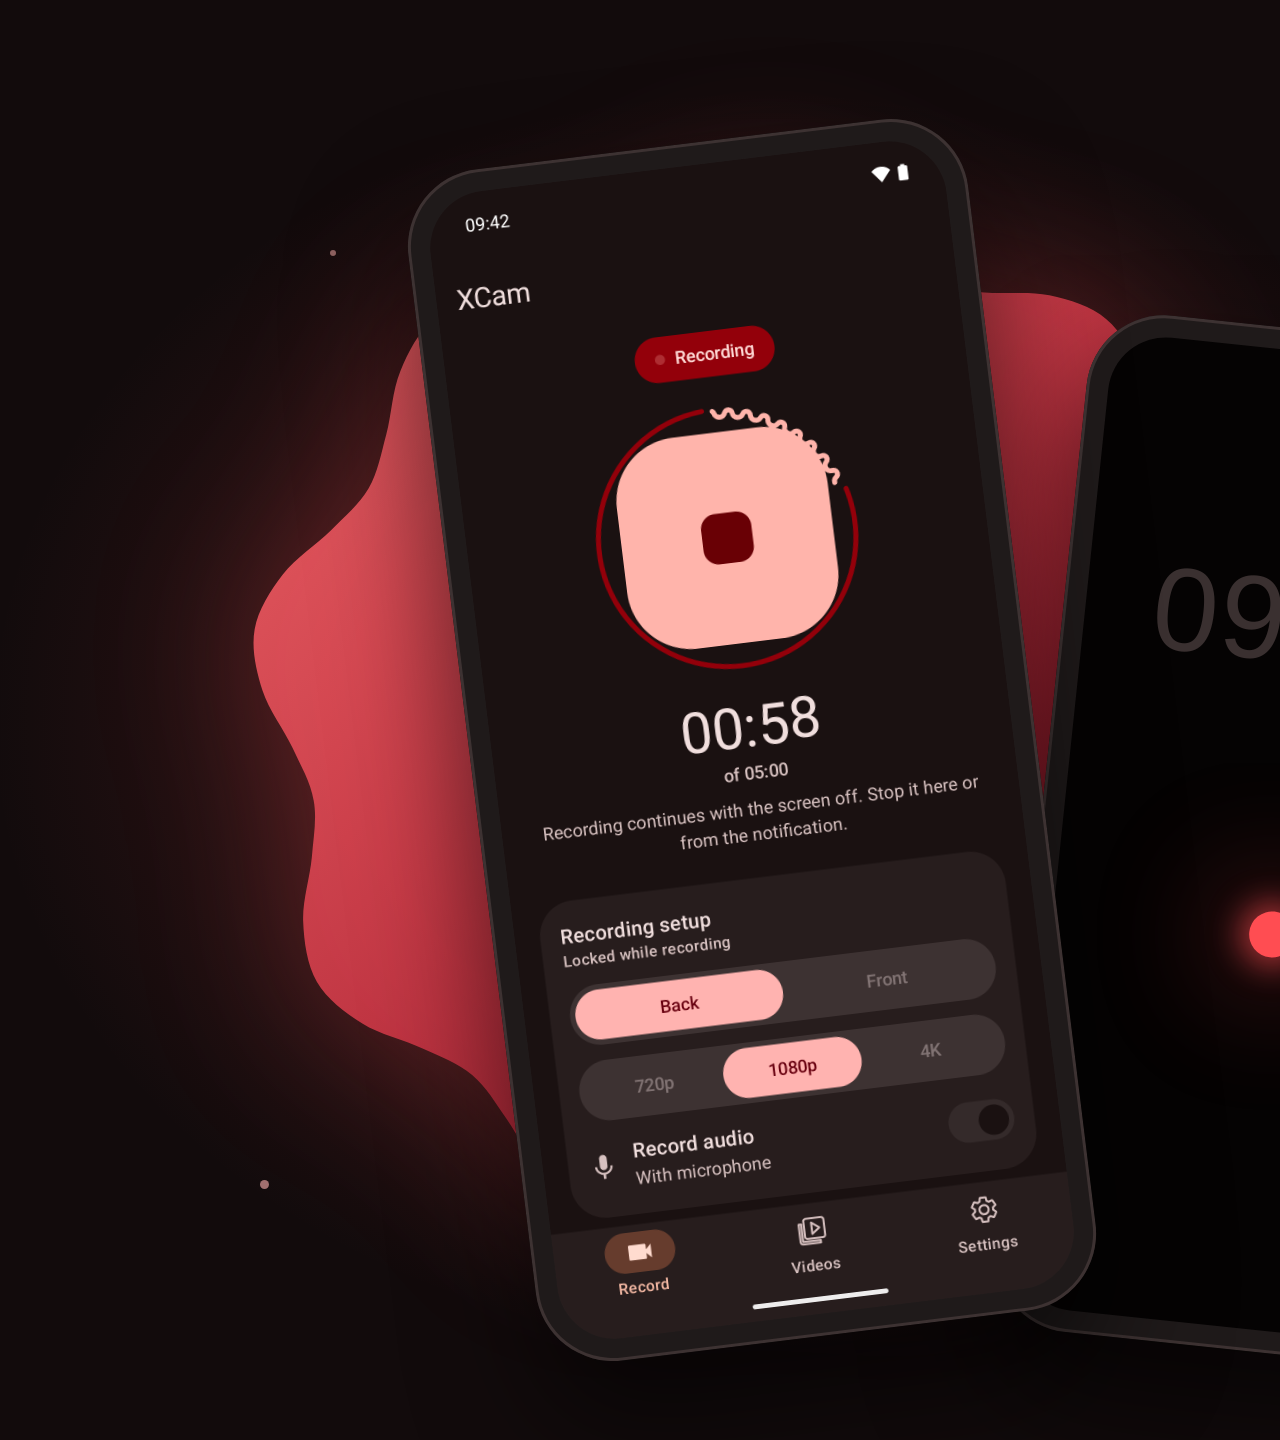
<file: website/art/hero.html>
<!doctype html><html><head><meta charset="utf-8"><style>
html,body{margin:0;width:2912px;height:1440px;overflow:hidden;background:#120b0c}
.stage{position:relative;width:2912px;height:1440px;
 background:radial-gradient(1100px 900px at 760px 720px,rgba(229,72,77,.38),rgba(229,72,77,.10) 45%,transparent 70%),
 radial-gradient(1600px 1200px at 2400px 200px,rgba(120,40,40,.18),transparent 70%),#120b0c}
svg.cookie{position:absolute;left:170px;top:120px;width:1200px;height:1200px;filter:drop-shadow(0 0 80px rgba(229,72,77,.35))}
.phone{position:absolute;border-radius:78px;background:#1f1a1a;padding:22px;box-shadow:0 60px 120px rgba(0,0,0,.6),0 0 0 3px #3d3232 inset}
.phone img,.screen{display:block;border-radius:58px}
.p1{left:470px;top:140px;transform:rotate(-7deg)}
.p1 img{width:520px;height:1156px}
.p2{left:1040px;top:330px;transform:rotate(6deg)}
.screen{width:440px;height:978px;background:#050303;position:relative}
.clock{position:absolute;top:210px;width:100%;text-align:center;color:#3a3030;font:300 118px/1 Roboto,Helvetica,Arial,sans-serif;letter-spacing:2px}
.rec{position:absolute;left:50%;top:560px;width:46px;height:46px;margin-left:-23px;border-radius:50%;background:#ff4d52;
 box-shadow:0 0 30px 10px rgba(255,77,82,.55),0 0 120px 40px rgba(229,72,77,.25)}
.spark{position:absolute;border-radius:50%;background:#ffb3b0}
</style></head><body><div class="stage">
<svg class="cookie" viewBox="18 18 72 72"><defs><linearGradient id="r" x1="0" y1="0" x2="1" y2="1">
<stop offset="0" stop-color="#ff6b6f"/><stop offset="1" stop-color="#93001a"/></linearGradient></defs>
<path d="M54.00,22.60C55.18,22.60 56.44,23.13 57.54,23.71C58.64,24.29 59.62,25.38 60.62,26.07C61.61,26.77 62.46,27.50 63.51,27.88C64.55,28.26 65.67,28.25 66.88,28.35C68.09,28.46 69.54,28.25 70.76,28.52C71.98,28.78 73.28,29.19 74.18,29.95C75.09,30.70 75.71,31.92 76.18,33.07C76.66,34.22 76.71,35.69 77.02,36.86C77.34,38.03 77.52,39.14 78.08,40.10C78.63,41.06 79.50,41.77 80.35,42.63C81.21,43.49 82.46,44.27 83.22,45.25C83.98,46.24 84.72,47.39 84.92,48.55C85.13,49.71 84.83,51.04 84.45,52.23C84.07,53.41 83.16,54.57 82.65,55.67C82.14,56.77 81.57,57.73 81.38,58.83C81.18,59.92 81.39,61.02 81.49,62.23C81.60,63.44 82.06,64.84 82.01,66.08C81.96,67.33 81.78,68.68 81.19,69.70C80.60,70.72 79.52,71.55 78.46,72.21C77.41,72.88 75.97,73.18 74.88,73.70C73.78,74.21 72.72,74.58 71.87,75.30C71.02,76.01 70.47,76.99 69.77,77.98C69.07,78.97 68.53,80.33 67.69,81.26C66.85,82.18 65.85,83.10 64.74,83.51C63.63,83.91 62.27,83.84 61.03,83.68C59.80,83.51 58.50,82.82 57.33,82.51C56.16,82.19 55.11,81.80 54.00,81.80C52.89,81.80 51.84,82.19 50.67,82.51C49.50,82.82 48.20,83.51 46.97,83.68C45.73,83.84 44.37,83.91 43.26,83.51C42.15,83.10 41.15,82.18 40.31,81.26C39.47,80.33 38.93,78.97 38.23,77.98C37.53,76.99 36.98,76.01 36.13,75.30C35.28,74.58 34.22,74.21 33.12,73.70C32.03,73.18 30.59,72.88 29.54,72.21C28.48,71.55 27.40,70.72 26.81,69.70C26.22,68.68 26.04,67.33 25.99,66.08C25.94,64.84 26.40,63.44 26.51,62.23C26.61,61.02 26.82,59.92 26.62,58.83C26.43,57.73 25.86,56.77 25.35,55.67C24.84,54.57 23.93,53.41 23.55,52.23C23.17,51.04 22.87,49.71 23.08,48.55C23.28,47.39 24.02,46.24 24.78,45.25C25.54,44.27 26.79,43.49 27.65,42.63C28.50,41.77 29.37,41.06 29.92,40.10C30.48,39.14 30.66,38.03 30.98,36.86C31.29,35.69 31.34,34.22 31.82,33.07C32.29,31.92 32.91,30.70 33.82,29.95C34.72,29.19 36.02,28.78 37.24,28.52C38.46,28.25 39.91,28.46 41.12,28.35C42.33,28.25 43.45,28.26 44.49,27.88C45.54,27.50 46.39,26.77 47.38,26.07C48.38,25.38 49.36,24.29 50.46,23.71C51.56,23.13 52.82,22.60 54.00,22.60Z" fill="url(#r)" opacity=".92"/></svg>
<div class="phone p2"><div class="screen"><div class="clock">09:42</div><div class="rec"></div></div></div>
<div class="phone p1"><img src="[data-uri]"></div>
<div class="spark" style="left:1560px;top:260px;width:10px;height:10px;opacity:.7"></div>
<div class="spark" style="left:1640px;top:980px;width:7px;height:7px;opacity:.5"></div>
<div class="spark" style="left:260px;top:1180px;width:9px;height:9px;opacity:.6"></div>
<div class="spark" style="left:330px;top:250px;width:6px;height:6px;opacity:.5"></div>
</div></body></html>
</file>
